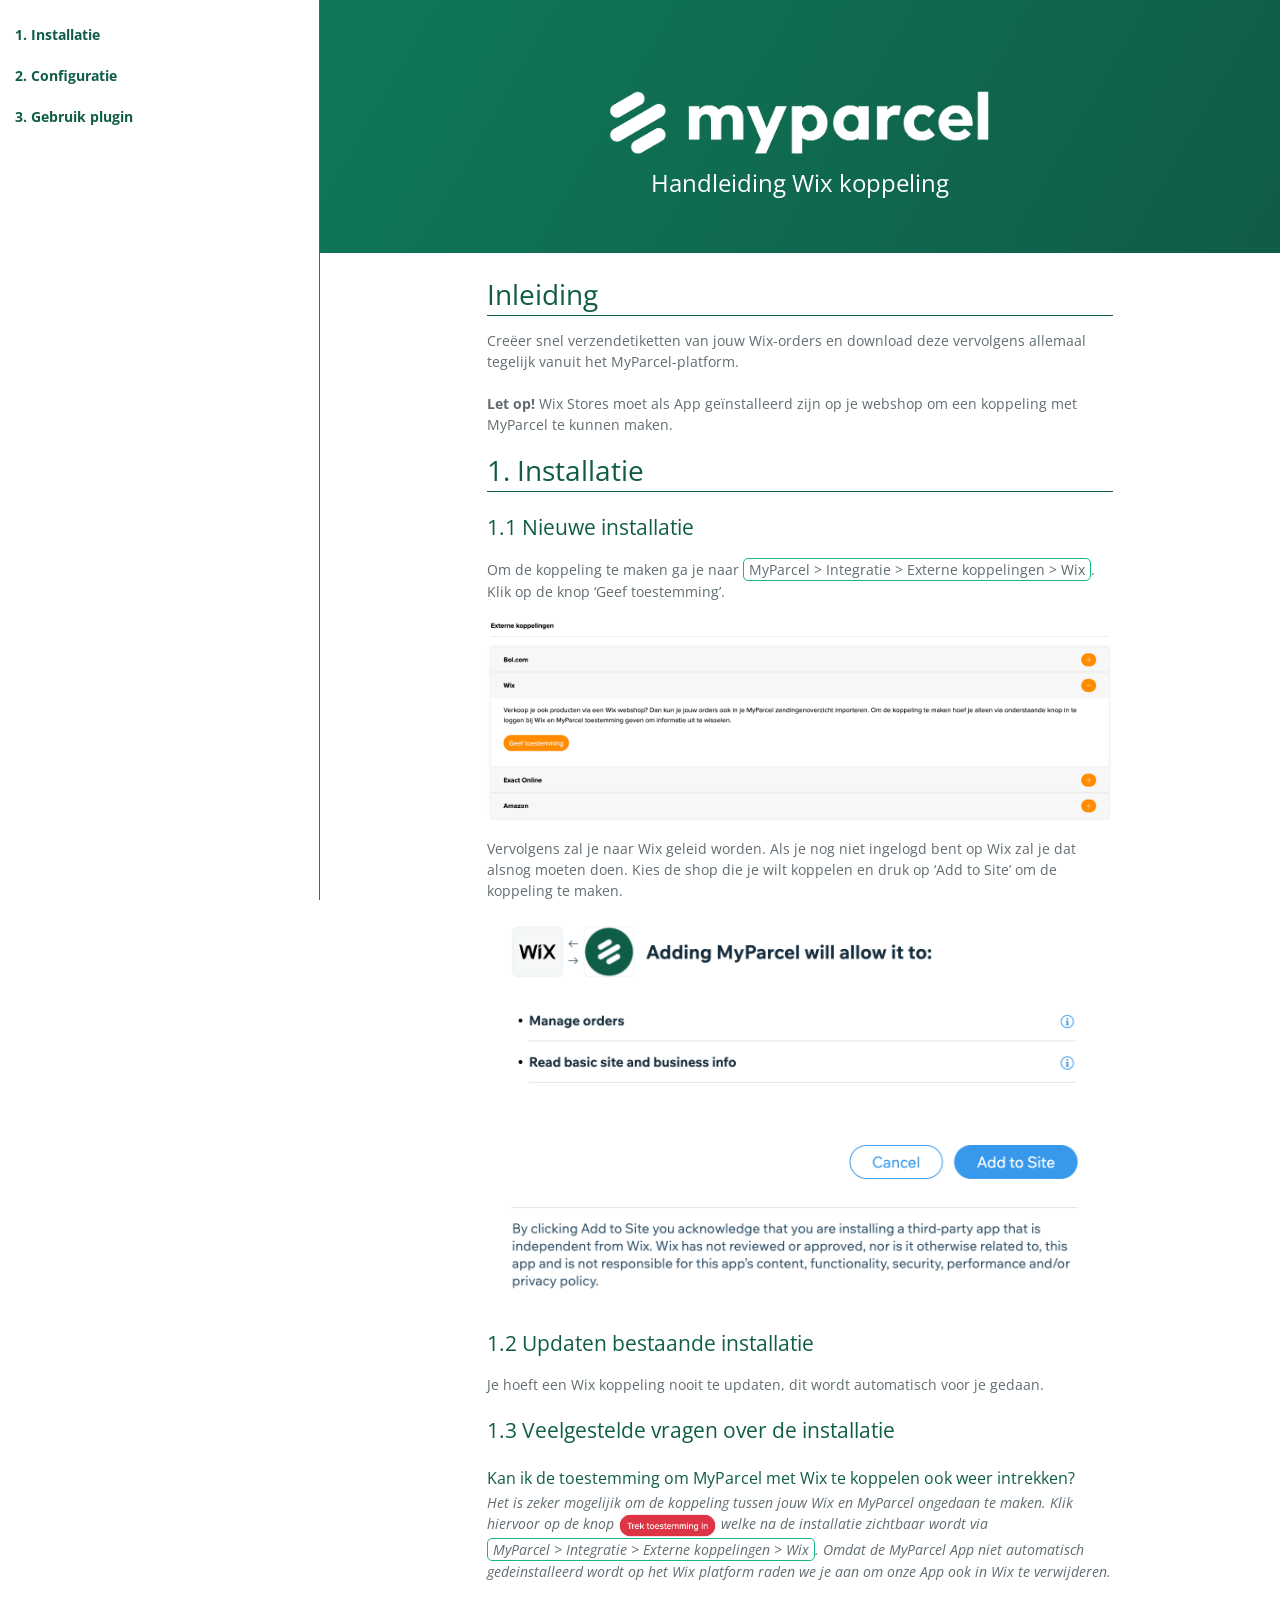
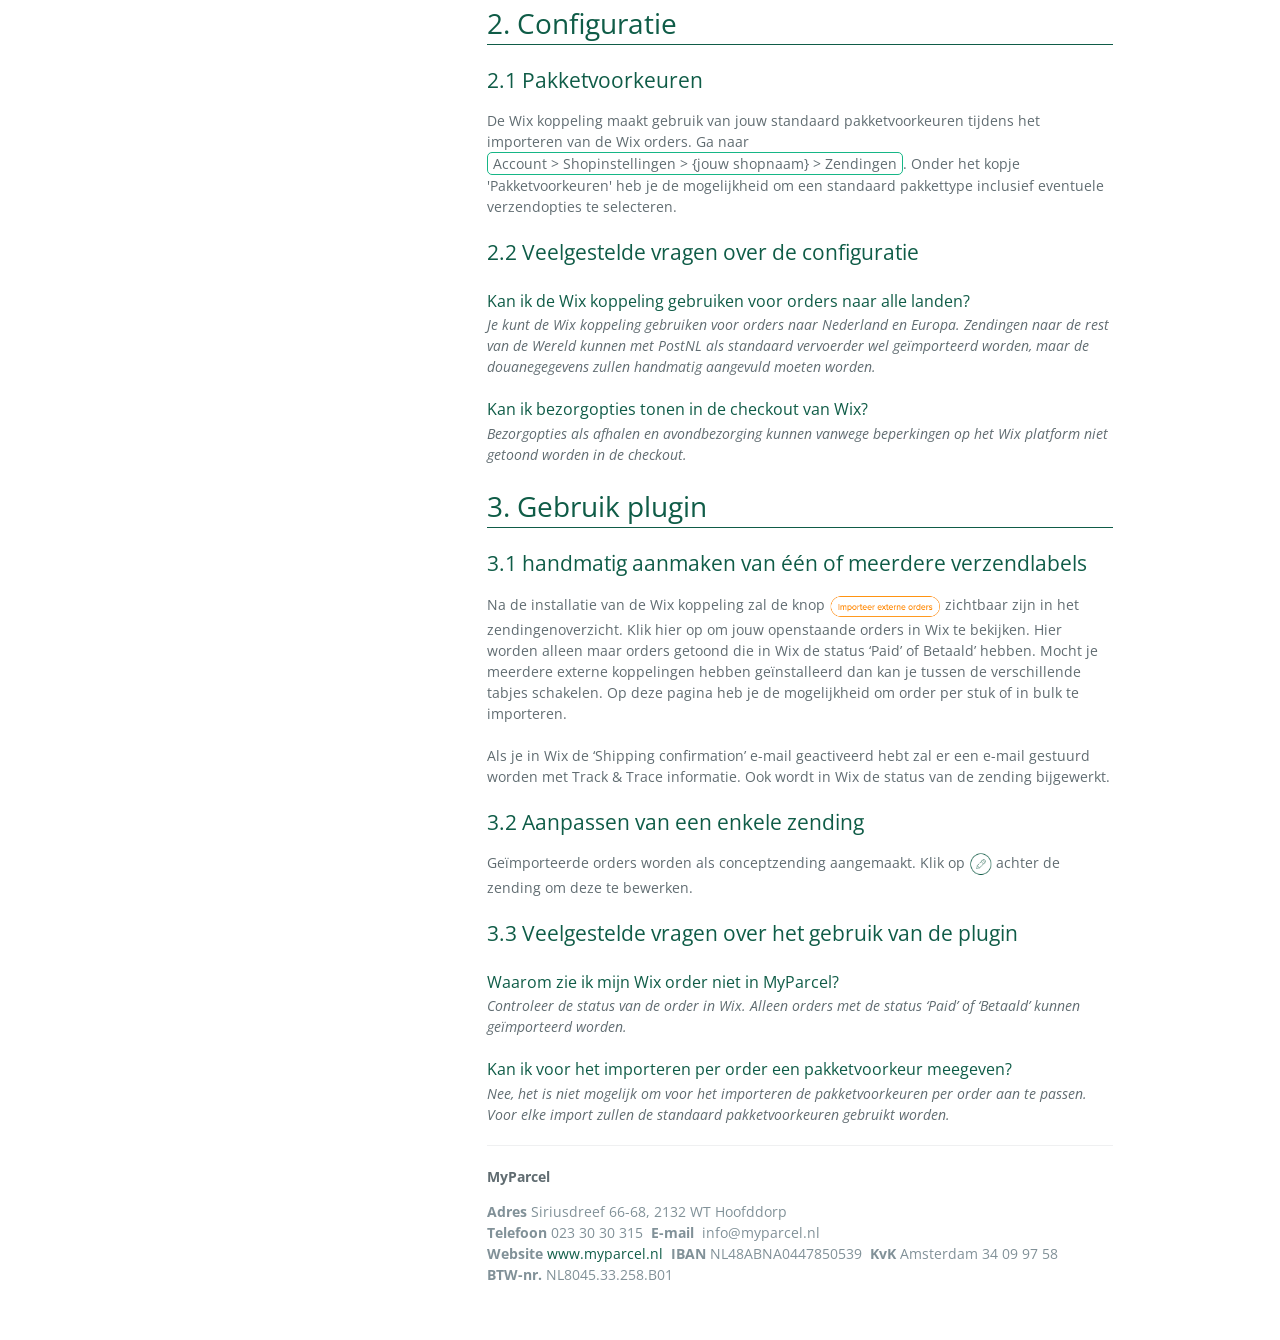
<file: index_old.html>
﻿<!DOCTYPE html>
<html lang="en-us">
<head>
    <meta charset="UTF-8" />
    <title>Handleiding</title>
    <meta name="description" content="The documentation to make a connection with MyParcel">
    <meta content="width=device-width, initial-scale=1" name="viewport" />
    <link rel="shortcut icon" href="https://backoffice.myparcel.nl/images/favicon/favicon.ico">
    <link href="css/normalize.css" media="screen" rel="stylesheet" type="text/css" />
    <link href="css/bootstrap.min.css" media="screen" rel="stylesheet" type="text/css" />
    <link href="https://fonts.googleapis.com/css?family=Open+Sans:400,700" rel="stylesheet" type="text/css" />
    <link href="css/stylesheet.css" media="screen" rel="stylesheet" type="text/css" />
    <link href="css/github-light.css" media="screen" rel="stylesheet" type="text/css" />
    <script src="js/jquery-3.0.0.min.js"></script>
    <script src="js/bootstrap.min.js"></script>
    <script src="js/auto_menu.js"></script>
</head>
<body>
<div class="container-fluid">
    <div class="row">
        <div class="menu col-xs-4 col-lg-3">
            <nav class="navbar nav nav-pills nav-stacked">
                <div class="menu-items">
                </div>
            </nav>
        </div>
        <section class="page-header col-xs-8 col-xs-offset-4 col-lg-9 col-lg-offset-3">
            <img height="185" alt="" src="media/logo_myparcel.png">
            <h1 class="project-name">
                Handleiding Wix koppeling
            </h1>
            <br />
        </section>
        <section class="main-content col-xs-8 col-xs-offset-4 col-lg-7 col-lg-offset-4">
            <h1>Inleiding</h1>
            <p>
                Creëer snel verzendetiketten van jouw Wix-orders en download deze vervolgens allemaal tegelijk vanuit het MyParcel-platform.<br> <br>
                <b>Let op!</b> Wix Stores moet als App geïnstalleerd zijn op je webshop om een koppeling met MyParcel te kunnen maken.
            </p>
            <div style="margin-top:10px">
                <h1 id="1">1. Installatie</h1>
                <h2 id="1_1">1.1 Nieuwe installatie</h2>
                <p>
                    Om de koppeling te maken ga je naar <span class=nice Shopinstellingen > MyParcel > Integratie > Externe koppelingen > Wix </span>. Klik op de knop ‘Geef toestemming’.
                </p>

                <img alt="Backoffice settings Wix" src="media/Backoffice Wix.png">
                 
                <p>
                     Vervolgens zal je naar Wix geleid worden. Als je nog niet ingelogd bent op Wix zal je dat alsnog moeten doen. Kies de shop die je wilt koppelen en druk op ‘Add to Site’ om de koppeling te maken.
                </p>

                <img alt="Backoffice settings Wix" src="media/Auth Wix.png">

                <h2 id="1_2">1.2 Updaten bestaande installatie</h2>
                <p>
                    Je hoeft een Wix koppeling nooit te updaten, dit wordt automatisch voor je gedaan.
                </p>
                <h2 id="1_3">1.3 Veelgestelde vragen over de installatie</h2>
                <p>
                <h3>Kan ik de toestemming om MyParcel met Wix te koppelen ook weer intrekken?</h3>
                    <i>Het is zeker mogelijik om de koppeling tussen jouw Wix en MyParcel ongedaan te maken. Klik hiervoor op de knop <img height="25px" alt="Backoffice settings Wix" src="media/Backoffice_trek_toestemming_in.png"> welke na de installatie zichtbaar wordt via <span class=nice Shopinstellingen > MyParcel > Integratie > Externe koppelingen > Wix </span>. Omdat de MyParcel App niet automatisch gedeinstalleerd wordt op het Wix platform raden we je aan om onze App ook in Wix te verwijderen.</i>
                </p>    
                <h1 id="2">2. Configuratie</h1>

                <h2 id="2_1">2.1 Pakketvoorkeuren</h2>
                <p>
                    De Wix koppeling maakt gebruik van jouw standaard pakketvoorkeuren tijdens het importeren van de Wix orders. Ga naar <span class=nice MyParcel > Account > Shopinstellingen > {jouw shopnaam} > Zendingen </span>. Onder het kopje 'Pakketvoorkeuren' heb je de mogelijkheid om een standaard pakkettype inclusief eventuele verzendopties te selecteren.
                </p>    
                <h2 id="2_3">2.2 Veelgestelde vragen over de configuratie</h2>
                <p>
                <h3>Kan ik de Wix koppeling gebruiken voor orders naar alle landen?</h3>
                    <i>Je kunt de Wix koppeling gebruiken voor orders naar Nederland en Europa. Zendingen naar de rest van de Wereld kunnen met PostNL als standaard vervoerder wel geïmporteerd worden, maar de douanegegevens zullen handmatig aangevuld moeten worden.</i>
                </p> 
                <p>
                <h3>Kan ik bezorgopties tonen in de checkout van Wix?</h3>
                    <i>Bezorgopties als afhalen en avondbezorging kunnen vanwege beperkingen op het Wix platform niet getoond worden in de checkout.</i>
                </p> 
                <h1 id="3">3. Gebruik plugin</h1>
                <h2 id="3_1">3.1 handmatig aanmaken van één of meerdere verzendlabels</h2>
                <p>
                    Na de installatie van de Wix koppeling zal de knop <img height="25px" alt="Backoffice settings Wix" src="media/backoffice_importeer_externe_orders.png"> zichtbaar zijn in het zendingenoverzicht. Klik hier op om jouw openstaande orders in Wix te bekijken. Hier worden alleen maar orders getoond die in Wix de status ‘Paid’ of Betaald’ hebben. Mocht je meerdere externe koppelingen hebben geïnstalleerd dan kan je tussen de verschillende tabjes schakelen. Op deze pagina heb je de mogelijkheid om order per stuk of in bulk te importeren.<br><br>

                    Als je in Wix de ‘Shipping confirmation’ e-mail geactiveerd hebt zal er een e-mail gestuurd worden met Track & Trace informatie. Ook wordt in Wix de status van de zending bijgewerkt.
                </p>
                <h2 id="3_2">3.2 Aanpassen van een enkele zending</h2>
                <p>
                    Geïmporteerde orders worden als conceptzending aangemaakt. Klik op <img height="25px" alt="MyParcel bewerk conceptzending" src="media/bewerk_conceptzending.png"> achter de zending om deze te bewerken.
                </p>
                <h2 id="3_3">3.3 Veelgestelde vragen over het gebruik van de plugin</h2>
                <p>
                <h3>Waarom zie ik mijn Wix order niet in MyParcel?</h3>
                    <i>Controleer de status van de order in Wix. Alleen orders met de status ‘Paid’ of ‘Betaald’ kunnen geïmporteerd worden.</i>
                </p> 
                <h3>Kan ik voor het importeren per order een pakketvoorkeur meegeven?</h3>
                    <i>Nee, het is niet mogelijk om voor het importeren de pakketvoorkeuren per order aan te passen. Voor elke import zullen de standaard pakketvoorkeuren gebruikt worden.</i>
                </p> 
                <footer class="site-footer">
                    <p>
                        <span class="site-footer-owner">MyParcel</span>
                    </p>
                    <p>
                        <span class="site-footer-credits">
                            <strong>Adres </strong>Siriusdreef 66-68, 2132 WT Hoofddorp<br />
                            <strong>Telefoon </strong>023 30 30 315&nbsp;
                            <strong>E-mail</strong> &nbsp;info@myparcel.nl<br />
                            <strong>Website </strong><a href="https://www.myparcel.nl">www.myparcel.nl</a>&nbsp;
                            <strong>IBAN </strong>NL48ABNA0447850539&nbsp;
                            <strong>KvK </strong>Amsterdam 34 09 97 58 <br />
                            <strong>BTW-nr. </strong>NL8045.33.258.B01
                        </span>
                        <br />
                        &nbsp;
                    </p>
                </footer>
            </div>
        </section>
    </div>
</div>
<script>
    // Set postman button attributes in one place
    postman_buttons = document.getElementsByClassName('postman-run-button');

    for (i = 0; i < postman_buttons.length; i++) {
        postman_buttons[i].setAttribute('data-postman-action', 'collection/import');
        postman_buttons[i].setAttribute('data-postman-var-1', '065786285c2e5ed75509');
        postman_buttons[i].setAttribute('data-postman-param', 'env%5BMyParcel%20public%5D=[base64]');
    }

    (function (p,o,s,t,m,a,n) {
        !p[s] && (p[s] = function () { (p[t] || (p[t] = [])).push(arguments); });
        !o.getElementById(s+t) && o.getElementsByTagName("head")[0].appendChild((
            (n = o.createElement("script")),
                (n.id = s+t), (n.async = 1), (n.src = m), n
        ));
    }(window, document, "_pm", "PostmanRunObject", "https://run.pstmn.io/button.js"));
</script>

</body>
</html>
</file>
<file: css/stylesheet.css>
* {
    box-sizing: border-box;
}

body {
    padding: 0;
    margin: 0;
    font-family: "Open Sans", "Helvetica Neue", Helvetica, Arial, sans-serif;
    line-height: 1.5;
    color: #606c71;
    position: relative;
}

a {
    color: #0F5C47;
    text-decoration: none;
}

a:hover {
    text-decoration: underline;
}
a:hover, a:focus {
    color: #526263;
}

h1 {
    border-bottom: 1px solid #0F5C47;
}


.nice {
    border-radius: 5px;
    border: solid #16B686 1px;
    display: inline-block;
    padding: 0 5px;
}

.btn {
    display: inline-block;
    margin-bottom: 1rem;
    color: white;
    background-color: rgba(255, 255, 255, 0.08);
    border: 1px solid rgba(255, 255, 255, 0.2);
    border-radius: 0.3rem;
    transition: color 0.2s, background-color 0.2s, border-color 0.2s;
}

.btn + .btn {
    margin-left: 1rem;
}

.btn:hover {
    color: rgba(255, 255, 255, 0.8);
    text-decoration: none;
    background-color: rgba(255, 255, 255, 0.2);
    border-color: rgba(255, 255, 255, 0.3);
}

.page-header > .postman-run-button:after {
    content: "Run in postman";
    margin: 10px;
}

.page-header > .postman-run-button {
    background: none;
    display: inline-block;
    margin-bottom: 1rem;
    color: white;
    background-color: rgba(255, 255, 255, 0.08);
    border: 1px solid rgba(255, 255, 255, 0.2);
    border-radius: 0.3rem;
    transition: color 0.2s, background-color 0.2s, border-color 0.2s;
    width: 140px;
    height: 38px;
    padding-top: 7.9px;
}

.page-header {
    padding: 30px;
}

.box {
    background-color: rgba(15, 92, 71, 0.04);
    -moz-box-shadow: inset 0 0 10px #0F5C47;
    -webkit-box-shadow: inset 0 0 10px #0F5C47;
    box-shadow: inset 0 0 10px #0f78593b;
    padding: 10px;
    margin-bottom: 10px;
}

@media screen and (min-width: 64em) {
    .btn {
        padding: 0.75rem 1rem;
    }
}

@media screen and (min-width: 42em) and (max-width: 64em) {
    .btn {
        padding: 0.6rem 0.9rem;
    }
}

@media screen and (max-width: 42em) {
    .btn {
        display: block;
        width: 100%;
        padding: 0.75rem;
    }

    .btn + .btn {
        margin-top: 1rem;
        margin-left: 0;
    }
}

.page-header {
    color: #fff;
    text-align: center;
    background-color: #0F5C47;
    background-image: linear-gradient(120deg, #0F7859, #0F5C47);
}


.project-name {
    margin-top: -50px;
    margin-bottom: 0.1rem;
    word-wrap: break-word;
    border-bottom: none;
    font-weight: normal;
    font-size: 24px;
}

@media screen and (min-width: 64em) {
    .project-name {
    }
}

@media screen and (min-width: 42em) and (max-width: 64em) {
    .project-name {
    }
}

@media screen and (max-width: 42em) {
    .project-name {
    }
}

.project-tagline {
    margin-bottom: 2rem;
    font-weight: normal;
    opacity: 0.7;
}

@media screen and (min-width: 64em) {
    .project-tagline {
    }
}

@media screen and (min-width: 42em) and (max-width: 64em) {
    .project-tagline {
    }
}

@media screen and (max-width: 42em) {
    .project-tagline {
    }
}


.menu {
    background-color: white;
    border-right: 1px solid #526163;
    top: 0;
    left: 0;
    position: fixed;
    height: 100%;
    overflow-y: auto;
    padding: 0;
    z-index: 10;
}

.navbar {
    border: none;
}

.navbar .nav>.active>a, .navbar .nav>.active>a:hover, .navbar .nav>.active>a:focus {
    color: #555;
    background-color: #e7e7e7;
}
.navbar-header {
    width: 100%;
}

.h2item {
    display: none;
    margin-left: 15px;
}

.h3item {
    display: none;
    margin-left: 30px;
}
.main-content h3 {
    margin-top: 2rem;
    margin-bottom: 1px;
    font-weight: normal;
    color: #0F5C47;
}

.active > .h2item, .h2item > .active, .active > .h2item > .h3item, .active > .h3item    {
    display: block;
}

.navbar-collapse {
    padding: 0;
}

.nav>li>a {
    position: inherit;
    display: block;
}

.main-content :first-child {
    margin-top: 0;
}

.main-content img {
    max-width: 100%;
}

.main-content h1, .main-content h2, .main-content h4, .main-content h5, .main-content h6 {
    margin-top: 2rem;
    margin-bottom: 1rem;
    font-weight: normal;
    color: #0F5C47;
}

.main-content p {
    margin-bottom: 1em;
}

.main-content code {
    padding: 2px 4px;
    font-family: Consolas, "Liberation Mono", Menlo, Courier, monospace;
    color: #383e41;
    background-color: #f3f6fa;
    border-radius: 0.3rem;
}

.main-content pre {
    padding: 0.8rem;
    margin-top: 0;
    margin-bottom: 1rem;
    font: 1rem Consolas, "Liberation Mono", Menlo, Courier, monospace;
    color: #567482;
    word-wrap: normal;
    background-color: #f3f6fa;
    border: solid 1px #dce6f0;
    border-radius: 0.3rem;
}

.main-content pre > code {
    padding: 0;
    margin: 0;
    color: #567482;
    word-break: normal;
    white-space: pre;
    background: transparent;
    border: 0;
}

.main-content .highlight {
    margin-bottom: 1rem;
}

.main-content .highlight pre {
    margin-bottom: 0;
    word-break: normal;
}

.main-content .highlight pre, .main-content pre {
    padding: 0.8rem;
    overflow: auto;
    line-height: 1.45;
    border-radius: 0.3rem;
}

.main-content pre code, .main-content pre tt {
    display: inline;
    max-width: initial;
    padding: 0;
    margin: 0;
    overflow: initial;
    line-height: inherit;
    word-wrap: normal;
    background-color: transparent;
    border: 0;
}

.main-content pre code:before, .main-content pre code:after, .main-content pre tt:before, .main-content pre tt:after {
    content: normal;
}

.main-content ul, .main-content ol {
    margin-top: 0;
}

.main-content blockquote {
    padding: 0 1rem;
    color: #819198;
    border-left: 0.3rem solid #dce6f0;
}

.main-content blockquote > :first-child {
    margin-top: 0;
}

.main-content blockquote > :last-child {
    margin-bottom: 0;
}

.main-content table {
    display: block;
    width: 100%;
    overflow: auto;
    word-break: normal;
    word-break: keep-all;
}

.main-content table th {
    font-weight: bold;
}

.main-content table th, .main-content table td {
    padding: 0.5rem 1rem;
    border: 1px solid #e9ebec;
}

.main-content dl {
    padding: 0;
}

.main-content dl dt {
    padding: 0;
    margin-top: 1rem;
    font-weight: bold;
}

.main-content dl dd {
    padding: 0;
    margin-bottom: 1rem;
}

.main-content hr {
    height: 2px;
    padding: 0;
    margin: 1rem 0;
    background-color: #eff0f1;
    border: 0;
}

@media screen and (min-width: 64em) {
    .main-content {
        padding: 2rem 6rem;
    }
}

@media screen and (min-width: 42em) and (max-width: 64em) {
    .main-content {
        padding: 2rem 4rem;
    }
}

@media screen and (max-width: 42em) {
    .main-content {
        padding: 2rem 1rem;
    }
}

.site-footer {
    padding-top: 2rem;
    margin-top: 2rem;
    border-top: solid 1px #eff0f1;
}

.site-footer-owner {
    display: block;
    font-weight: bold;
}

.site-footer-credits {
    color: #819198;
}

@media screen and (min-width: 64em) {
    .site-footer {
    }
}

@media screen and (min-width: 42em) and (max-width: 64em) {
    .site-footer {
    }
}

@media screen and (max-width: 42em) {
    .site-footer {
    }
}
</file>
<file: css/github-light.css>
/*
The MIT License (MIT)

Copyright (c) 2016 GitHub, Inc.

Permission is hereby granted, free of charge, to any person obtaining a copy
of this software and associated documentation files (the "Software"), to deal
in the Software without restriction, including without limitation the rights
to use, copy, modify, merge, publish, distribute, sublicense, and/or sell
copies of the Software, and to permit persons to whom the Software is
furnished to do so, subject to the following conditions:

The above copyright notice and this permission notice shall be included in all
copies or substantial portions of the Software.

THE SOFTWARE IS PROVIDED "AS IS", WITHOUT WARRANTY OF ANY KIND, EXPRESS OR
IMPLIED, INCLUDING BUT NOT LIMITED TO THE WARRANTIES OF MERCHANTABILITY,
FITNESS FOR A PARTICULAR PURPOSE AND NONINFRINGEMENT. IN NO EVENT SHALL THE
AUTHORS OR COPYRIGHT HOLDERS BE LIABLE FOR ANY CLAIM, DAMAGES OR OTHER
LIABILITY, WHETHER IN AN ACTION OF CONTRACT, TORT OR OTHERWISE, ARISING FROM,
OUT OF OR IN CONNECTION WITH THE SOFTWARE OR THE USE OR OTHER DEALINGS IN THE
SOFTWARE.

*/

.pl-c /* comment */ {
  color: #969896;
}

.pl-c1 /* constant, variable.other.constant, support, meta.property-name, support.constant, support.variable, meta.module-reference, markup.raw, meta.diff.header */,
.pl-s .pl-v /* string variable */ {
  color: #0086b3;
}

.pl-e /* entity */,
.pl-en /* entity.name */ {
  color: #795da3;
}

.pl-smi /* variable.parameter.function, storage.modifier.package, storage.modifier.import, storage.type.java, variable.other */,
.pl-s .pl-s1 /* string source */ {
  color: #333;
}

.pl-ent /* entity.name.tag */ {
  color: #63a35c;
}

.pl-k /* keyword, storage, storage.type */ {
  color: #a71d5d;
}

.pl-s /* string */,
.pl-pds /* punctuation.definition.string, string.regexp.character-class */,
.pl-s .pl-pse .pl-s1 /* string punctuation.section.embedded source */,
.pl-sr /* string.regexp */,
.pl-sr .pl-cce /* string.regexp constant.character.escape */,
.pl-sr .pl-sre /* string.regexp source.ruby.embedded */,
.pl-sr .pl-sra /* string.regexp string.regexp.arbitrary-repitition */ {
  color: #183691;
}

.pl-v /* variable */ {
  color: #ed6a43;
}

.pl-id /* invalid.deprecated */ {
  color: #b52a1d;
}

.pl-ii /* invalid.illegal */ {
  color: #f8f8f8;
  background-color: #b52a1d;
}

.pl-sr .pl-cce /* string.regexp constant.character.escape */ {
  font-weight: bold;
  color: #63a35c;
}

.pl-ml /* markup.list */ {
  color: #693a17;
}

.pl-mh /* markup.heading */,
.pl-mh .pl-en /* markup.heading entity.name */,
.pl-ms /* meta.separator */ {
  font-weight: bold;
  color: #1d3e81;
}

.pl-mq /* markup.quote */ {
  color: #008080;
}

.pl-mi /* markup.italic */ {
  font-style: italic;
  color: #333;
}

.pl-mb /* markup.bold */ {
  font-weight: bold;
  color: #333;
}

.pl-md /* markup.deleted, meta.diff.header.from-file */ {
  color: #bd2c00;
  background-color: #ffecec;
}

.pl-mi1 /* markup.inserted, meta.diff.header.to-file */ {
  color: #55a532;
  background-color: #eaffea;
}

.pl-mdr /* meta.diff.range */ {
  font-weight: bold;
  color: #795da3;
}

.pl-mo /* meta.output */ {
  color: #1d3e81;
}
</file>
